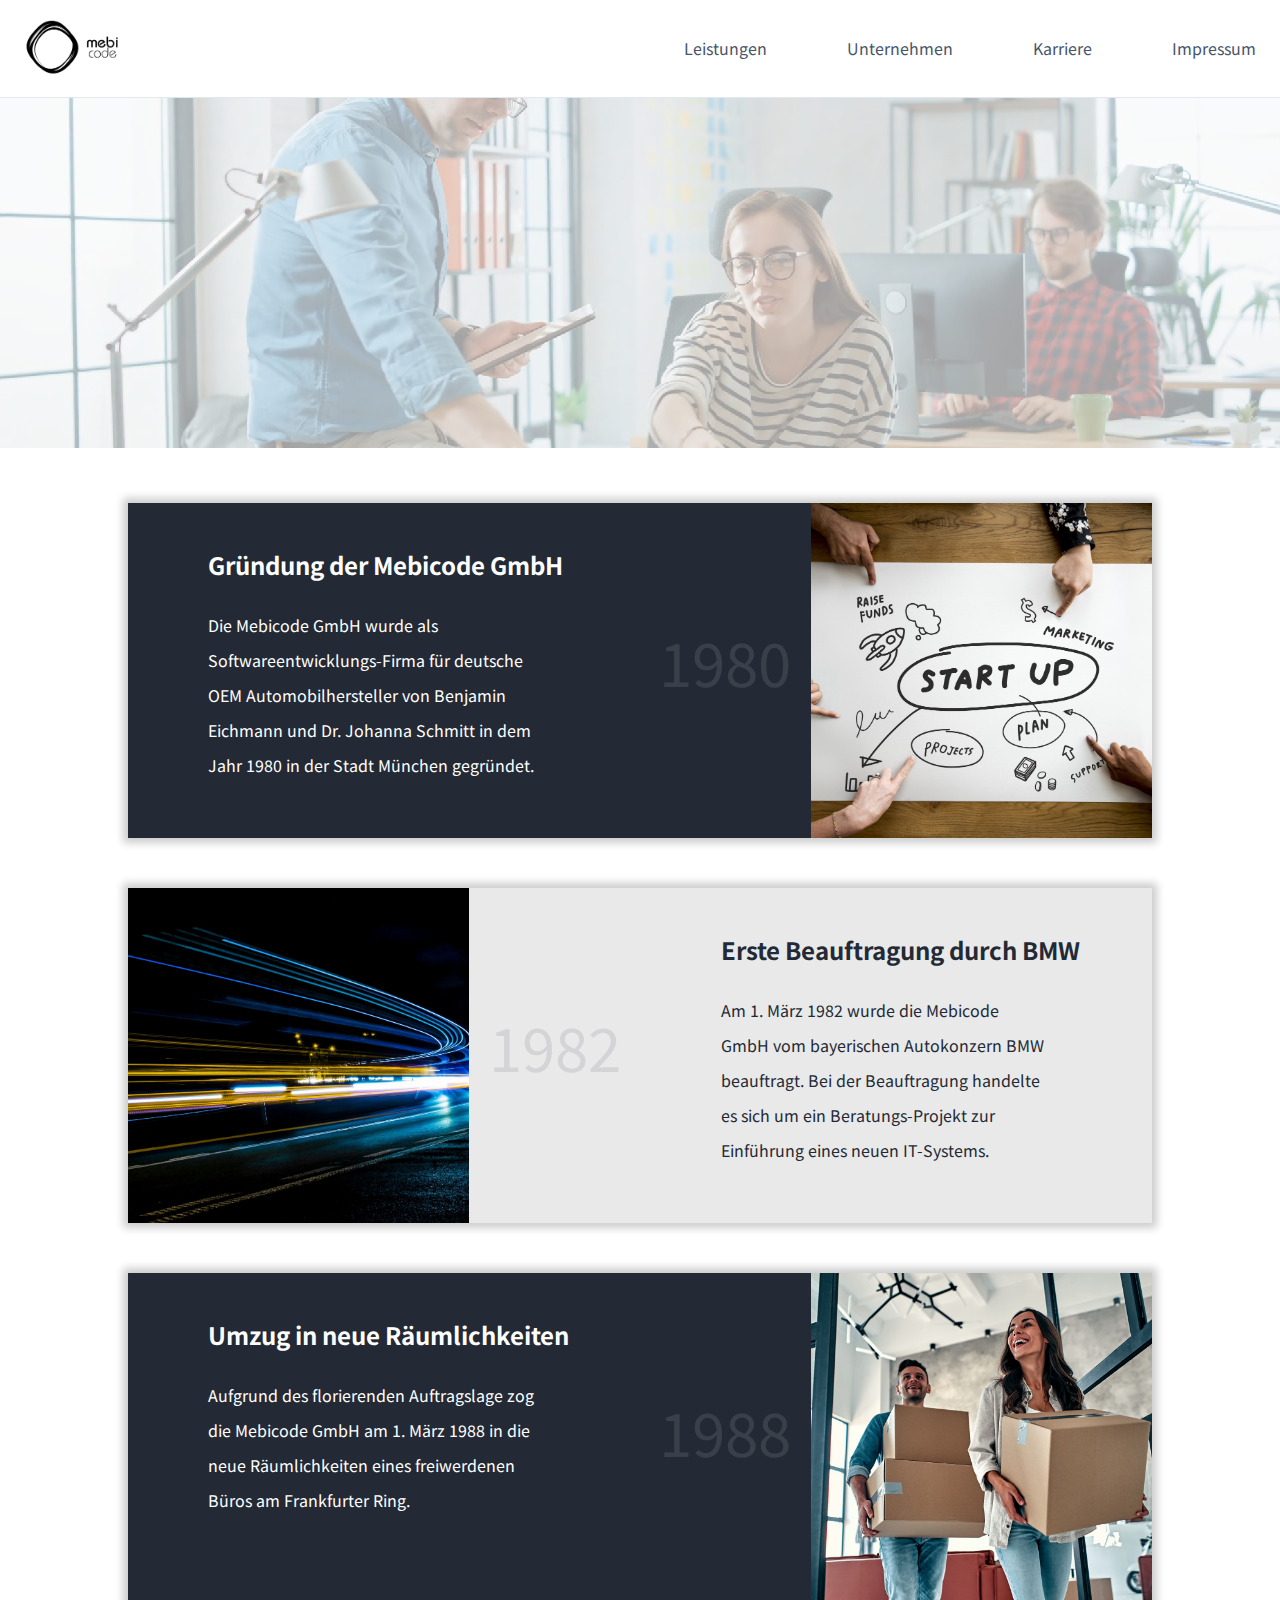
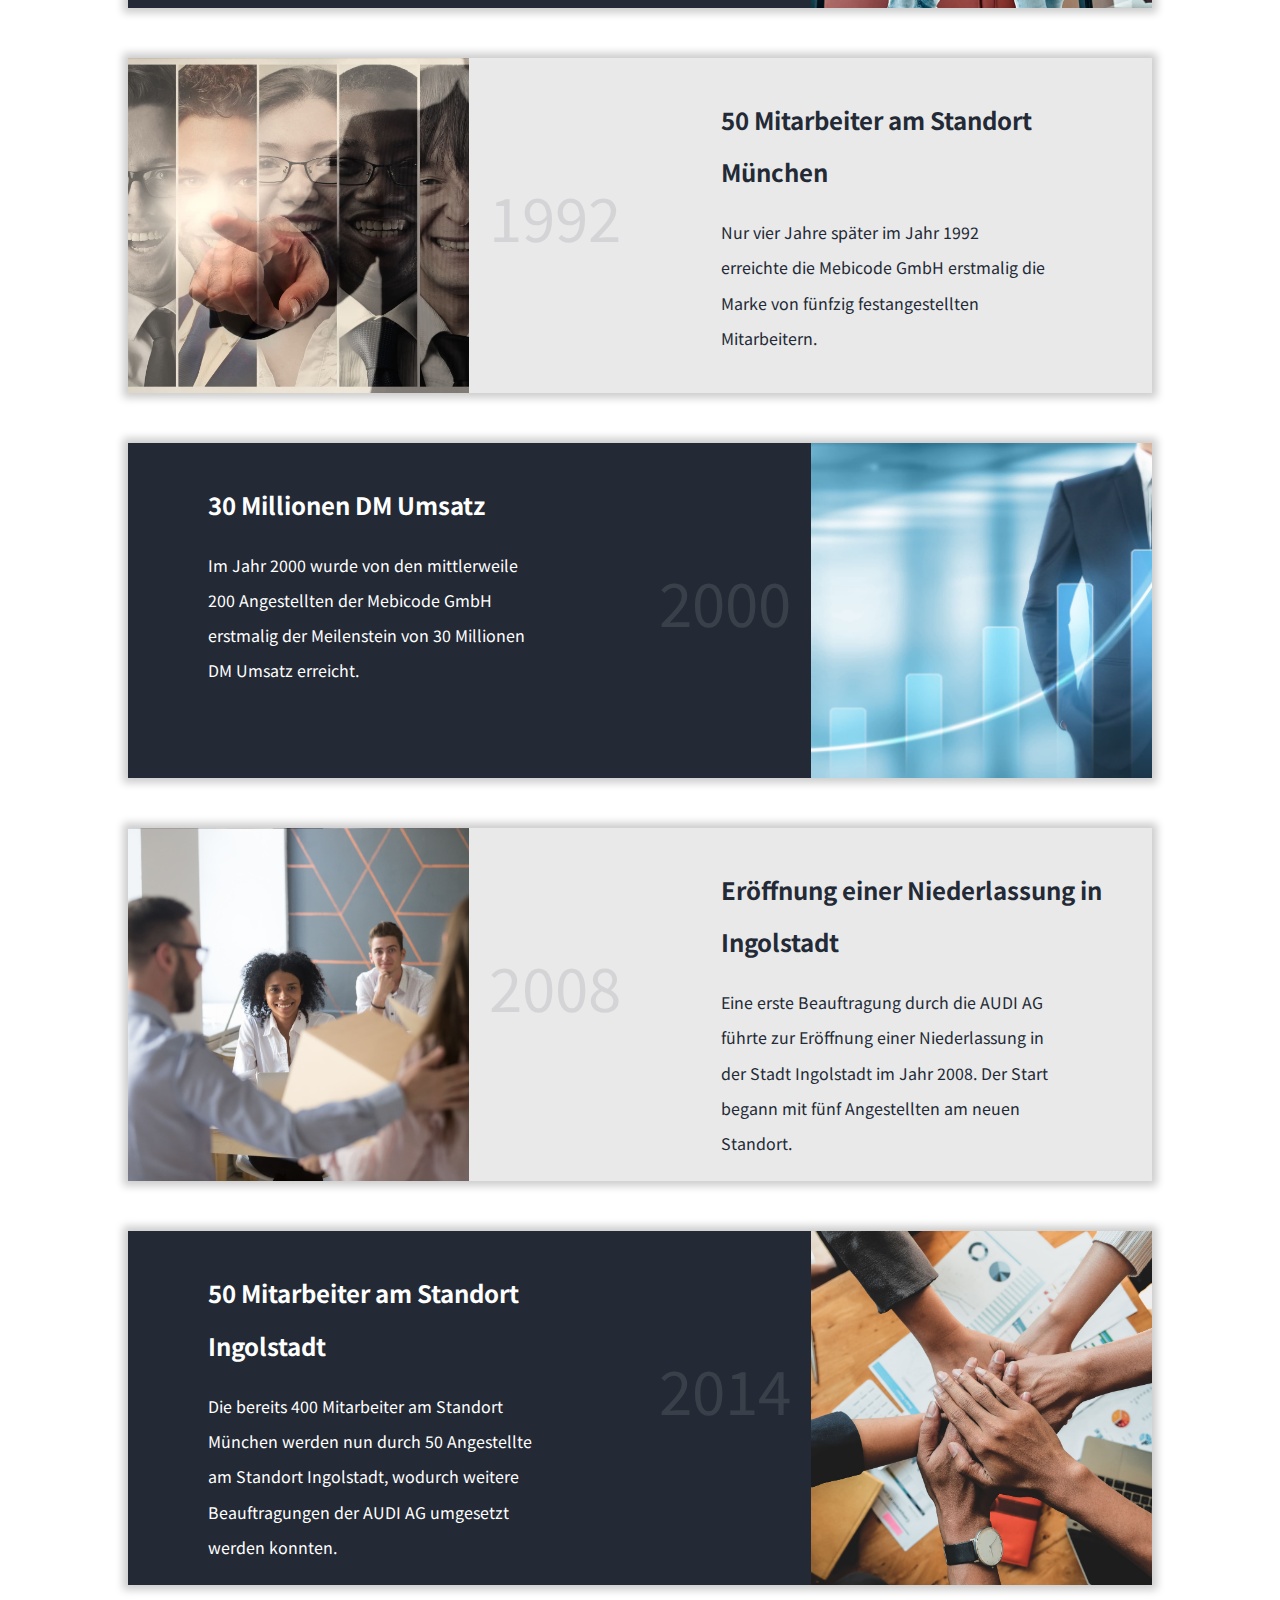
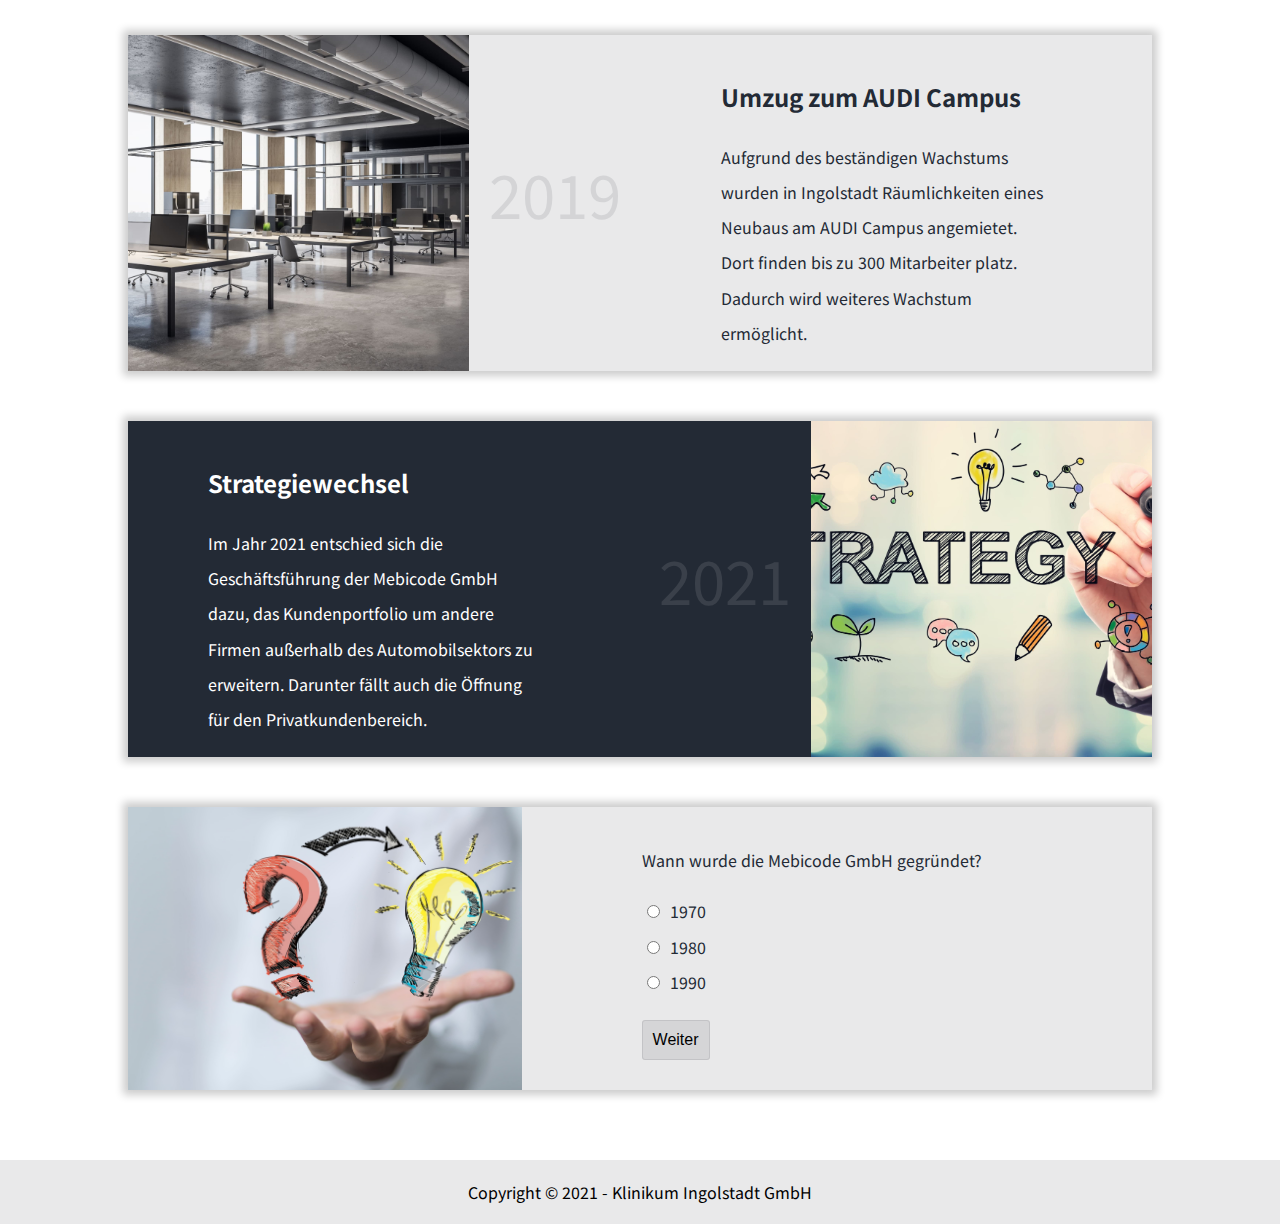
<file: index.html>
<!DOCTYPE html>
<html lang="en">
<head>
    <meta charset="UTF-8">
    <meta name=viewport content="width=device-width, initial-scale=1">

    <title>Mebicode | Firmenhistorie</title>

    <script type="module" src="iu-nav.js"></script>
    <script type="module" src="historie-part.js"></script>
    <link rel="stylesheet" href="assets/css/style.css">
    <link rel="preconnect" href="https://fonts.googleapis.com">
    <link rel="preconnect" href="https://fonts.gstatic.com" crossorigin>
    <link href="https://fonts.googleapis.com/css2?family=Noto+Sans+JP:wght@300;400&display=swap" rel="stylesheet">
</head>
<body>
    <iu-nav></iu-nav>


    <video class="header-video" playsinline autoplay loop muted id="video" src="/assets/img/video.mp4" crossorigin="anonymous"></video>

    
    <historie-part bg-color="#232A35" font-color="#fff" position="left" img="1.jpg" jahr="1980" title="Gründung der Mebicode GmbH">
        Die Mebicode GmbH wurde als Softwareentwicklungs-Firma für deutsche OEM Automobilhersteller von Benjamin Eichmann
        und Dr. Johanna Schmitt in dem Jahr 1980 in der Stadt München gegründet. 

    </historie-part>
    <historie-part bg-color="rgba(35, 42, 53, 0.1)" font-color="#232A35" position="right" img="2.jpg" jahr="1982" title="Erste Beauftragung durch BMW">
        Am 1. März 1982 wurde die Mebicode GmbH vom bayerischen Autokonzern BMW beauftragt. Bei der Beauftragung handelte es sich um ein Beratungs-Projekt zur Einführung eines neuen IT-Systems.
    </historie-part>
    <historie-part bg-color="#232A35" font-color="#fff" position="left" img="3.jpg" jahr="1988" title="Umzug in neue Räumlichkeiten">
        Aufgrund des florierenden Auftragslage zog die Mebicode GmbH am 1. März 1988 in die neue Räumlichkeiten eines freiwerdenen Büros am Frankfurter Ring. 
    </historie-part>
    <historie-part bg-color="rgba(35, 42, 53, 0.1)" font-color="#232A35" position="right" img="4.jpg" jahr="1992" title="50 Mitarbeiter am Standort München">
        Nur vier Jahre später im Jahr 1992 erreichte die Mebicode GmbH erstmalig die Marke von fünfzig festangestellten Mitarbeitern.
    </historie-part>
    <historie-part bg-color="#232A35" font-color="#fff" position="left" img="5.jpg" jahr="2000" title="30 Millionen DM Umsatz">
        Im Jahr 2000 wurde von den mittlerweile 200 Angestellten der Mebicode GmbH erstmalig der Meilenstein von 30 Millionen DM Umsatz erreicht.
    </historie-part>
    <historie-part bg-color="rgba(35, 42, 53, 0.1)" font-color="#232A35" position="right" img="6.jpg" jahr="2008" title="Eröffnung einer Niederlassung in Ingolstadt">
        Eine erste Beauftragung durch die AUDI AG führte zur Eröffnung einer Niederlassung in der Stadt Ingolstadt im Jahr 2008. Der Start begann mit fünf Angestellten am neuen Standort.
    </historie-part>
    <historie-part bg-color="#232A35" font-color="#fff" position="left" img="7.jpg" jahr="2014" title="50 Mitarbeiter am Standort Ingolstadt">
        Die bereits 400 Mitarbeiter am Standort München werden nun durch 50 Angestellte am Standort Ingolstadt, wodurch weitere Beauftragungen der AUDI AG umgesetzt werden konnten.
    </historie-part>
    <historie-part bg-color="rgba(35, 42, 53, 0.1)" font-color="#232A35" position="right" img="8.jpg" jahr="2019" title="Umzug zum AUDI Campus">
        Aufgrund des beständigen Wachstums wurden in Ingolstadt Räumlichkeiten eines Neubaus am AUDI Campus angemietet. Dort finden bis zu 300 Mitarbeiter platz. Dadurch wird weiteres Wachstum ermöglicht.
    </historie-part>
    <historie-part bg-color="#232A35" font-color="#fff" position="left" img="9.jpg" jahr="2021" title="Strategiewechsel">
        Im Jahr 2021 entschied sich die Geschäftsführung der Mebicode GmbH dazu, das Kundenportfolio um andere Firmen außerhalb des Automobilsektors zu erweitern. Darunter fällt auch die Öffnung für den Privatkundenbereich.
    </historie-part>

    <historie-part class="quiz" bg-color="rgba(35, 42, 53, 0.1)" font-color="#232A35" position="right" img="10.jpg" jahr="" title="">

    </historie-part>

    <footer>Copyright © 2021 - Klinikum Ingolstadt GmbH</footer>
    <script src="quiz.js"></script>

</body>
</html>
</file>
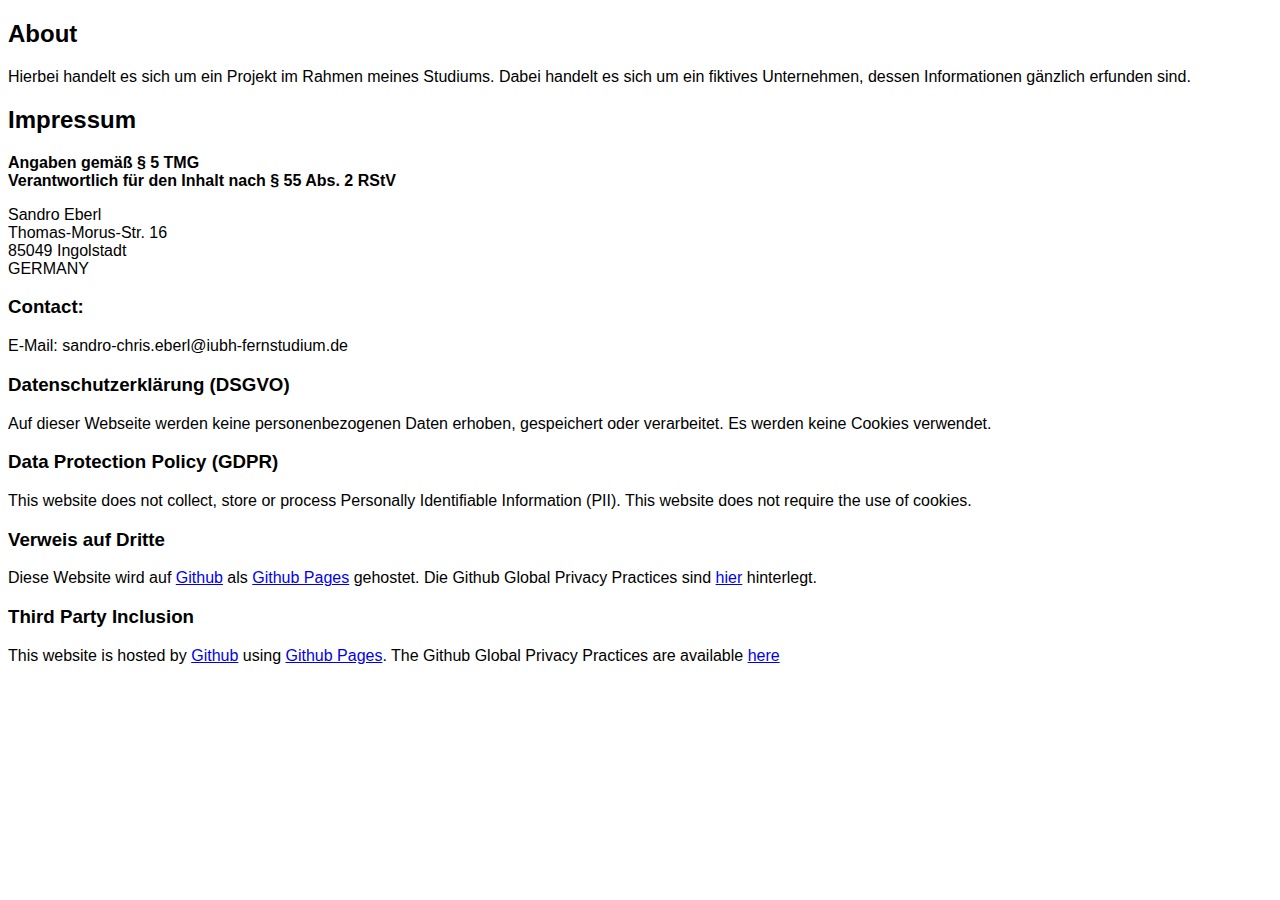
<file: impressum.html>
<!DOCTYPE html>
<html lang="en">
<head>
    <meta charset="UTF-8">
    <meta http-equiv="X-UA-Compatible" content="IE=edge">
    <meta name="viewport" content="width=device-width, initial-scale=1.0">
    <title>Document</title>

    <style>
        * {
            font-family: Arial, Helvetica, sans-serif;
        }
    </style>
</head>
<body>
    
<section class="page__content" itemprop="text">
    <h2 id="about">About</h2>

<p>Hierbei handelt es sich um ein Projekt im Rahmen meines Studiums. Dabei handelt es sich um ein fiktives Unternehmen, dessen Informationen gänzlich erfunden sind.</p>

<h2 id="impressum">Impressum</h2>

<p><strong>Angaben gemäß § 5 TMG<br>
Verantwortlich für den Inhalt nach § 55 Abs. 2 RStV</strong></p>

<p>Sandro Eberl<br>
Thomas-Morus-Str. 16<br>
85049 Ingolstadt<br>
GERMANY</p>

<h3 id="contact">Contact:</h3>

<p>E-Mail: sandro-chris.eberl@iubh-fernstudium.de</p>

<h3 id="datenschutzerklärung-dsgvo">Datenschutzerklärung (DSGVO)</h3>

<p>Auf dieser Webseite werden keine personenbezogenen Daten erhoben, gespeichert oder verarbeitet. Es werden keine Cookies verwendet.</p>

<h3 id="data-protection-policy-gdpr">Data Protection Policy (GDPR)</h3>

<p>This website does not collect, store or process Personally Identifiable Information (PII). This website does not require the use of cookies.</p>

<h3 id="verweis-auf-dritte">Verweis auf Dritte</h3>

<p>Diese Website wird auf <a href="https://www.github.com">Github</a> als <a href="https://help.github.com/articles/what-is-github-pages/">Github Pages</a> gehostet. Die Github Global Privacy Practices sind <a href="https://help.github.com/articles/global-privacy-practices/">hier</a> hinterlegt.</p>

<h3 id="third-party-inclusion">Third Party Inclusion</h3>
<p>This website is hosted by <a href="https://www.github.com">Github</a> using <a href="https://help.github.com/articles/what-is-github-pages/">Github Pages</a>. The Github Global Privacy Practices are available <a href="https://help.github.com/articles/global-privacy-practices/">here</a></p>

    
  </section>

</body>
</html>
</file>
<file: assets/css/style.css>
@import url('https://fonts.googleapis.com/css2?family=Noto+Sans+JP:wght@300;400&display=swap');

body, html {
    background: #fff;
    margin: 0;
    padding: 0;
    font-family: 'Noto Sans JP', sans-serif;
}

historie-part, .quiz {
    display: block;
    box-shadow: 0px 0px 8px 5px rgba(0,0,0,0.2);
    max-width: 1300px;
    width: 80%;
    margin:50px auto;

}

historie-part:nth-of-type(1) {
    margin-top: 50px;
}

.header-video {
    object-fit: cover;
    width: 100%;
    height: 350px;
    opacity: 0.4;
}

footer {
    text-align: center;
    margin-top: 70px;
    background: rgba(35, 42, 53, 0.1);
    position: static;
    bottom: 0;
    left: 0;
    right: 0;
    padding: 20px;
}



.radio {
    margin-right: 10px;
}

.quiz-button {
    border: 1px solid rgba(35, 42, 53, 0.1);
    border-radius: 3px;
    background: rgba(35, 42, 53, 0.1);
    color: #000;
    font-size: 16px;
    padding: 10px;
    text-align: center;
    margin-bottom: 10px;
    margin-top: 20px;

}


  .anzahl-projekte { grid-area: anzahl-projekte; }
  
  .anzahl-mitarbeiter { grid-area: anzahl-mitarbeiter; }
  

  @media (max-width: 1200px) {
   historie-part, .quiz {
       width: 70%;
   }
  }

  @media (max-width: 1000px) {
    historie-part, .quiz{
        width: 80%;
    }
   }

   @media (max-width: 900px) {
    historie-part, .quiz {
        width:90%;
    }
   }
</file>
